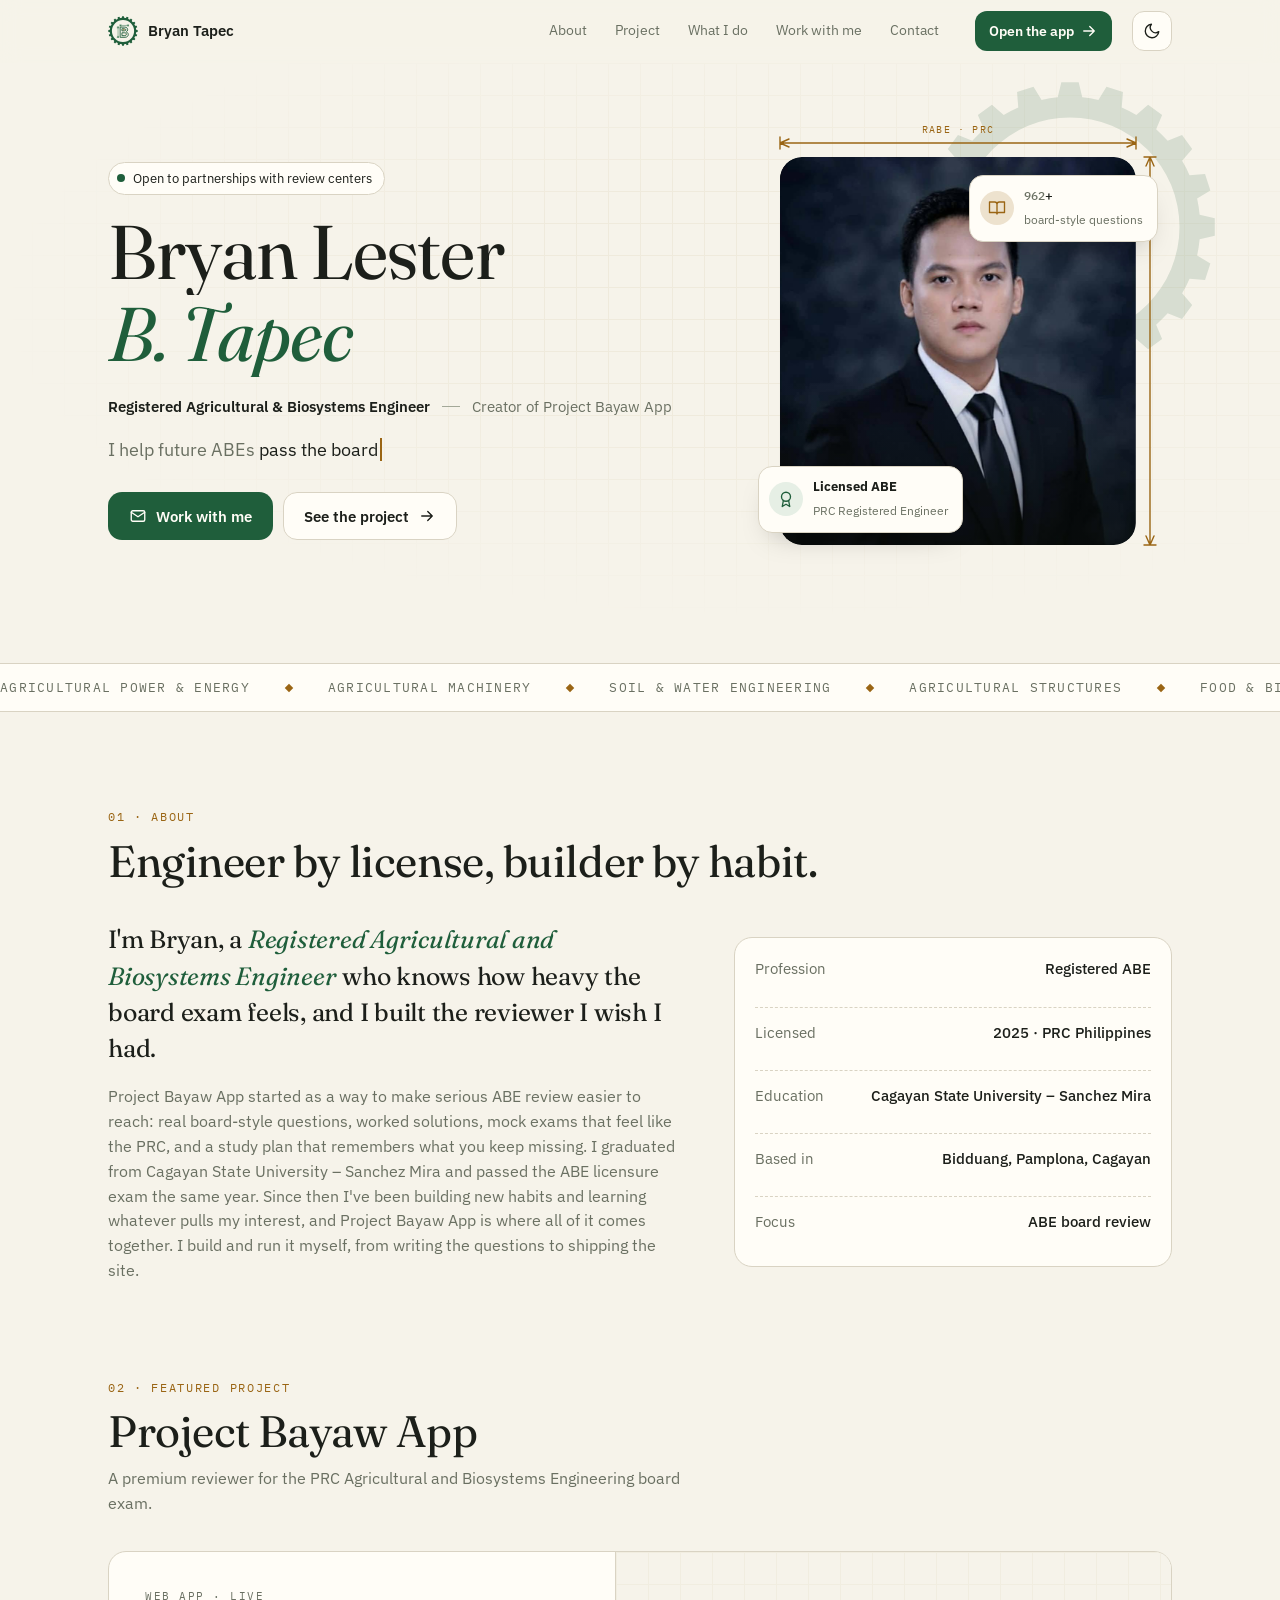
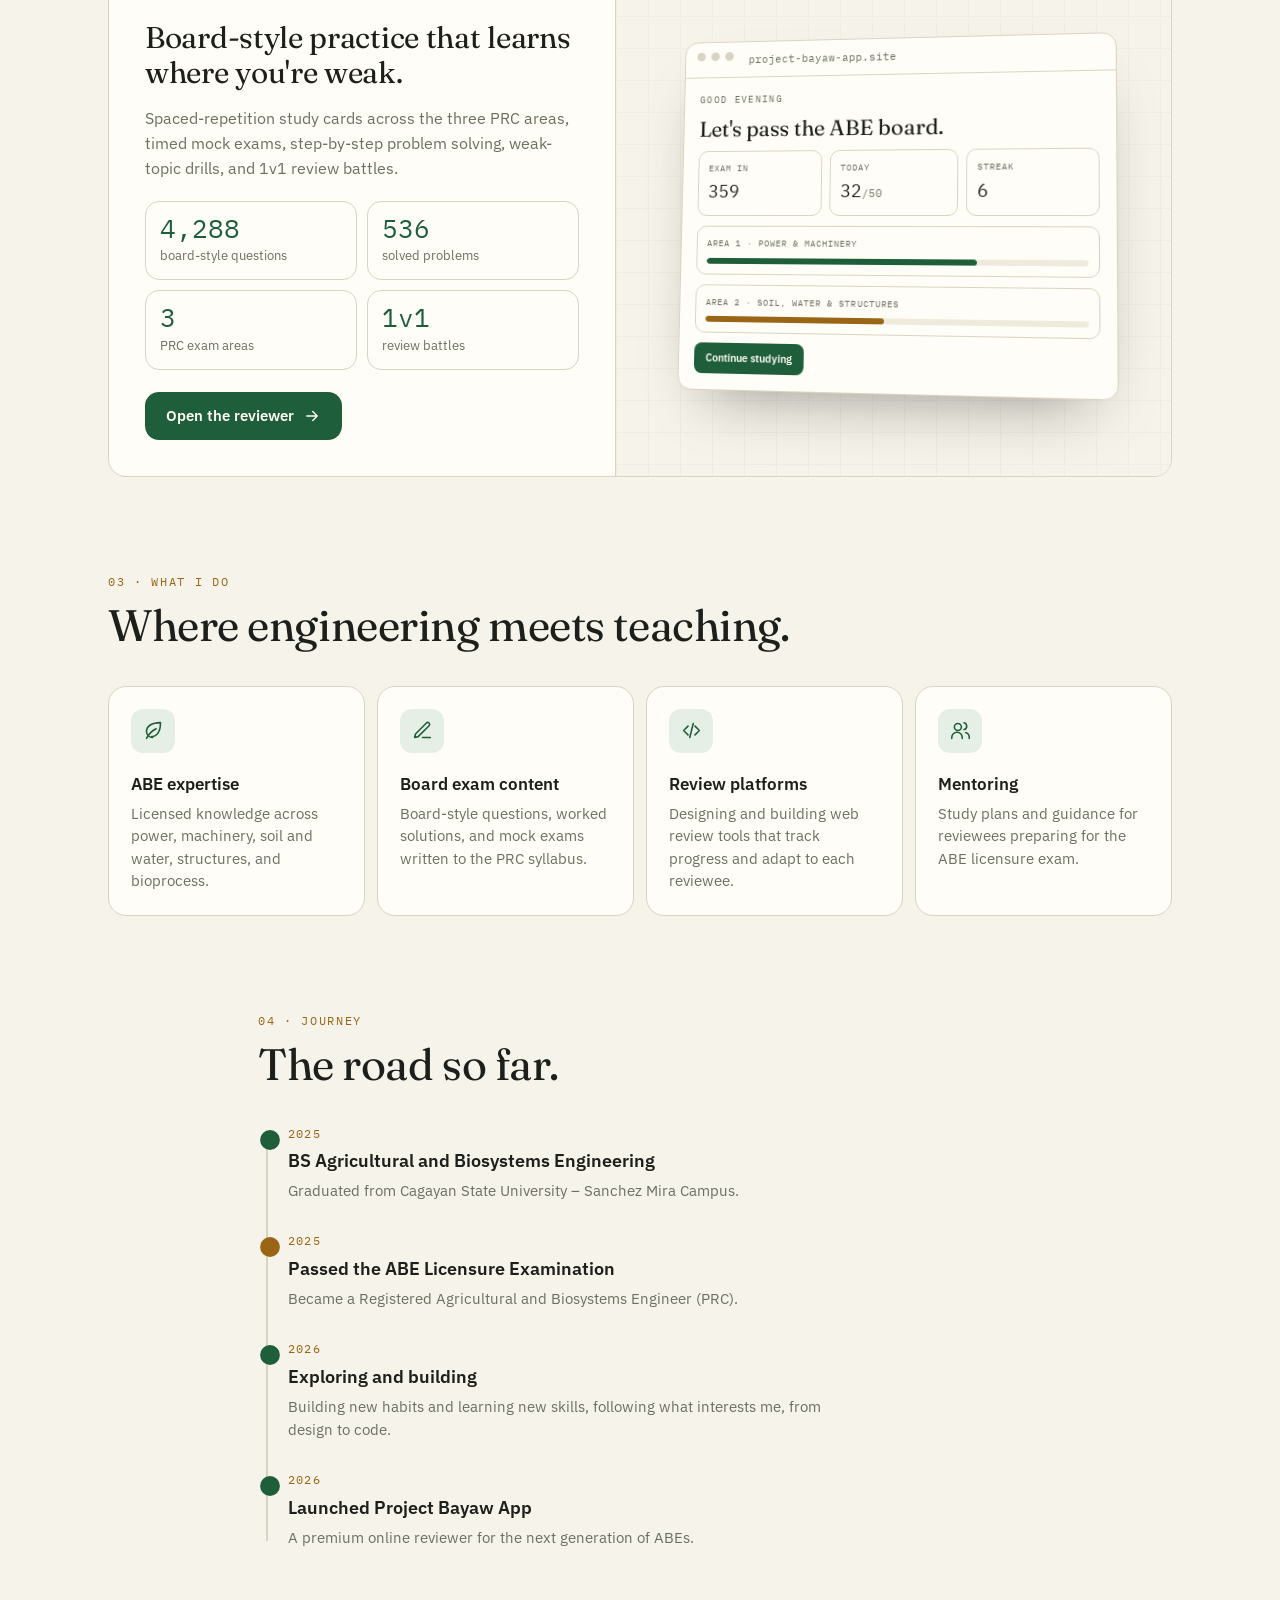
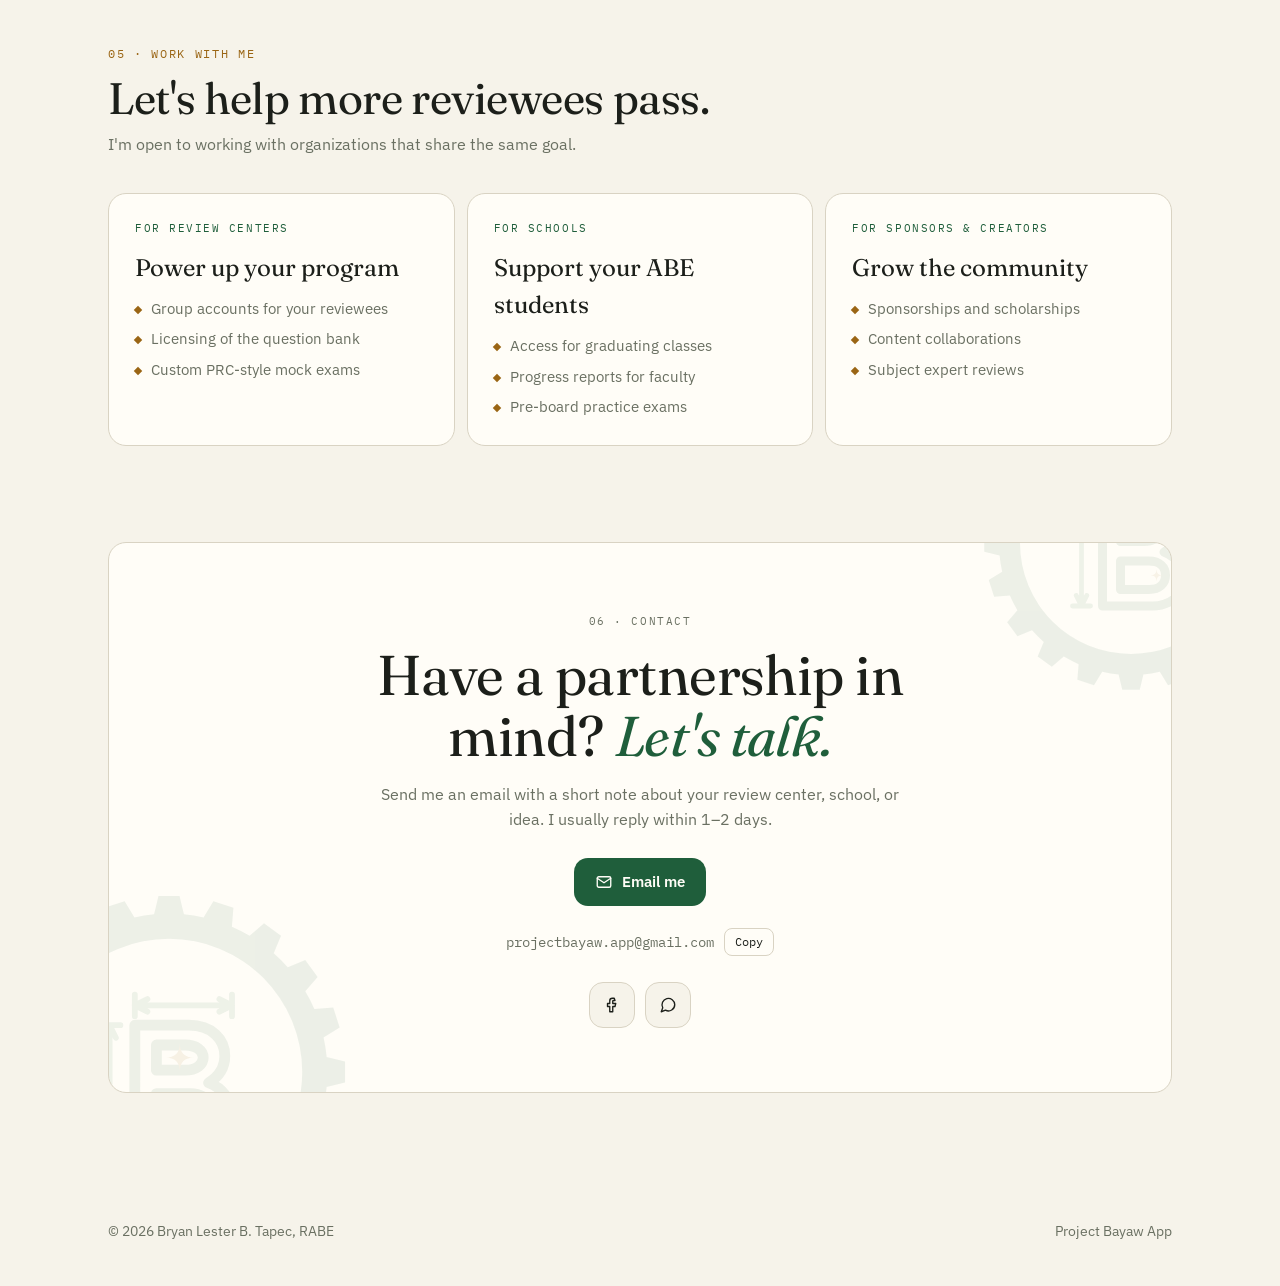
<file: about/index.html>
<!doctype html>
<html lang="en">
<head>
<meta charset="utf-8" />
<meta name="viewport" content="width=device-width, initial-scale=1" />
<title>Bryan Lester B. Tapec, RABE · Creator of Project Bayaw</title>
<meta name="description" content="Bryan Lester B. Tapec, Registered Agricultural and Biosystems Engineer and creator of Project Bayaw App, the PRC ABE board exam reviewer. Open to partnerships with review centers and schools." />
<meta name="theme-color" content="#F6F3EA" />
<link rel="canonical" href="https://project-bayaw-app.site/about/" />
<link rel="icon" href="../icons/favicon.svg" type="image/svg+xml" />
<link rel="apple-touch-icon" href="../icons/apple-touch-icon.png" />
<meta property="og:type" content="profile" />
<meta property="og:site_name" content="Project Bayaw" />
<meta property="og:title" content="Bryan Lester B. Tapec, RABE" />
<meta property="og:description" content="Registered Agricultural and Biosystems Engineer and creator of Project Bayaw App. Open to partnerships with review centers and schools." />
<meta property="og:url" content="https://project-bayaw-app.site/about/" />
<meta property="og:image" content="https://project-bayaw-app.site/icons/og-image.png?v=2" />
<meta property="og:image:type" content="image/png" />
<meta property="og:image:width" content="1200" />
<meta property="og:image:height" content="630" />
<meta property="og:image:alt" content="Project Bayaw gear logo" />
<meta name="twitter:card" content="summary_large_image" />
<meta name="twitter:image" content="https://project-bayaw-app.site/icons/og-image.png?v=2" />
<link rel="preconnect" href="https://fonts.googleapis.com" />
<link rel="preconnect" href="https://fonts.gstatic.com" crossorigin />
<link href="https://fonts.googleapis.com/css2?family=Fraunces:opsz,wght@9..144,400;9..144,600&family=IBM+Plex+Sans:wght@400;500;600&family=IBM+Plex+Mono:wght@400;500&display=swap" rel="stylesheet">
<script>
  try { const t = localStorage.getItem('bayaw-theme'); if (t === 'dark' || (!t && matchMedia('(prefers-color-scheme: dark)').matches)) { document.documentElement.classList.add('dark'); document.querySelector('meta[name="theme-color"]').content = '#12150F'; } } catch (e) {}
</script>
<style>
:root {
  --bg: #F6F3EA; --surface: #FFFDF7; --ink: #1C1F1A; --muted: #6A7062; --line: #D9D3C3; --line-strong: #A3A898;
  --accent: #1F5E3B; --accent-ink: #1F5E3B; --accent-soft: #E6EFE5; --gold: #9A6514; --grid: #EFEADC;
  --on-accent: #FFFDF7;
  --logo-g: #1F5E3B; --logo-g2: #2A6E47; --logo-au: #9A6514;
}
html.dark {
  --bg: #12150F; --surface: #1A1E17; --ink: #ECE8DC; --muted: #A3A898; --line: #2E3329; --line-strong: #3A4034;
  --accent: #2E7D52; --accent-ink: #8FD3A8; --accent-soft: #162A1D; --gold: #E0B25A; --grid: #20251D;
  --on-accent: #F3F7F1;
  --logo-g: #8FD3A8; --logo-g2: #8FD3A8; --logo-au: #E0B25A;
}
* { box-sizing: border-box; }
html { scroll-behavior: smooth; }
body { margin: 0; background: var(--bg); color: var(--ink); font-family: 'IBM Plex Sans', system-ui, sans-serif; -webkit-font-smoothing: antialiased; line-height: 1.55; overflow-x: hidden; transition: background .3s, color .3s; }
.serif { font-family: 'Fraunces', Georgia, serif; font-weight: 400; letter-spacing: -.01em; }
.mono, .label { font-family: 'IBM Plex Mono', ui-monospace, monospace; }
.label { font-size: 11px; letter-spacing: .14em; text-transform: uppercase; color: var(--muted); }
a { color: inherit; }
.wrap { max-width: 1120px; margin: 0 auto; padding: 0 16px; }
@media (min-width: 640px) { .wrap { padding: 0 28px; } }
.muted { color: var(--muted); }

/* blueprint grid backdrop */
.grid-bg { position: absolute; inset: 0; pointer-events: none; z-index: 0;
  background-image: linear-gradient(var(--grid) 1px, transparent 1px), linear-gradient(90deg, var(--grid) 1px, transparent 1px);
  background-size: 32px 32px; mask-image: radial-gradient(ellipse 80% 70% at 60% 40%, #000 30%, transparent 75%); -webkit-mask-image: radial-gradient(ellipse 80% 70% at 60% 40%, #000 30%, transparent 75%); }

/* nav */
nav.top { position: sticky; top: 0; z-index: 30; background: color-mix(in srgb, var(--bg) 82%, transparent); backdrop-filter: blur(10px); -webkit-backdrop-filter: blur(10px); border-bottom: 1px solid transparent; transition: border-color .3s; }
nav.top.scrolled { border-bottom-color: var(--line); }
nav.top .wrap { display: flex; align-items: center; gap: 14px; height: 62px; }
.brand { display: flex; align-items: center; gap: 10px; text-decoration: none; font-weight: 600; font-size: 15px; }
.brand svg { width: 30px; height: 30px; transition: transform .8s cubic-bezier(.2,.8,.2,1); }
.brand:hover svg { transform: rotate(120deg); }
.nav-links { margin-left: auto; display: none; gap: 4px; }
.nav-links a { text-decoration: none; font-size: 14px; color: var(--muted); padding: 8px 12px; border-radius: 10px; transition: color .2s, background .2s; }
.nav-links a:hover { color: var(--ink); background: var(--accent-soft); }
@media (min-width: 820px) { .nav-links { display: flex; } }
.nav-app { margin-left: auto; display: inline-flex; align-items: center; gap: 6px; min-height: 40px; padding: 0 14px; border-radius: 12px; background: var(--accent); color: var(--on-accent); font-size: 13.5px; font-weight: 600; text-decoration: none; white-space: nowrap; transition: transform .2s; }
.nav-app:hover { transform: translateY(-1px); }
@media (min-width: 820px) { .nav-app { margin-left: 10px; } }
@media (max-width: 420px) { .brand span { display: none; } }
.icon-btn { margin-left: 6px; width: 40px; height: 40px; border-radius: 12px; border: 1px solid var(--line); background: var(--surface); color: var(--ink); display: grid; place-items: center; cursor: pointer; transition: transform .2s, border-color .2s; }
.icon-btn:hover { border-color: var(--line-strong); transform: rotate(-12deg); }
.ic { width: 18px; height: 18px; fill: none; stroke: currentColor; stroke-width: 1.8; stroke-linecap: round; stroke-linejoin: round; flex: none; }

/* hero */
.hero { position: relative; padding: 48px 0 64px; overflow-x: clip; }
@media (min-width: 900px) { .hero { padding: 72px 0 96px; } }
.hero-grid { position: relative; z-index: 1; display: grid; gap: 44px; align-items: center; }
@media (min-width: 900px) { .hero-grid { grid-template-columns: 1.15fr .85fr; gap: 56px; } }
.chip { display: inline-flex; align-items: center; gap: 8px; padding: 6px 12px 6px 8px; border: 1px solid var(--line); border-radius: 999px; background: var(--surface); font-size: 12.5px; }
.chip .dot { width: 8px; height: 8px; border-radius: 50%; background: var(--accent); box-shadow: 0 0 0 0 var(--accent); animation: ping 2.2s infinite; }
@keyframes ping { 0% { box-shadow: 0 0 0 0 color-mix(in srgb, var(--accent) 55%, transparent); } 80%,100% { box-shadow: 0 0 0 9px transparent; } }
h1.name { font-size: clamp(40px, 7.4vw, 76px); line-height: 1.02; margin: 18px 0 0; }
h1.name .ln { display: block; overflow: hidden; padding-bottom: .06em; }
h1.name .ln > span { display: inline-block; }
h1.name em { font-style: italic; color: var(--accent-ink); }
.role { margin-top: 18px; font-size: 15px; display: flex; flex-wrap: wrap; align-items: center; gap: 8px 12px; }
.role b { font-weight: 600; }
.role .sep { width: 18px; height: 1px; background: var(--line-strong); }
.tagline { margin-top: 18px; font-size: 18px; color: var(--muted); max-width: 46ch; }
.tagline .typed { color: var(--ink); border-right: 2px solid var(--gold); padding-right: 2px; animation: caret 1s steps(1) infinite; }
@keyframes caret { 50% { border-color: transparent; } }
.cta-row { margin-top: 28px; display: flex; flex-wrap: wrap; gap: 10px; }
.btn { display: inline-flex; align-items: center; gap: 9px; min-height: 48px; padding: 0 20px; border-radius: 14px; font-size: 15px; font-weight: 600; text-decoration: none; cursor: pointer; border: 1px solid transparent; position: relative; overflow: hidden; transition: transform .2s, box-shadow .25s, border-color .2s, background .2s; }
.btn-primary { background: var(--accent); color: var(--on-accent); }
.btn-primary::after { content: ""; position: absolute; inset: 0; background: linear-gradient(110deg, transparent 30%, rgba(255,255,255,.28) 50%, transparent 70%); transform: translateX(-120%); transition: transform .7s; }
.btn-primary:hover::after { transform: translateX(120%); }
.btn-primary:hover { transform: translateY(-2px); box-shadow: 0 10px 24px -10px var(--accent); }
.btn-ghost { background: var(--surface); border-color: var(--line); color: var(--ink); }
.btn-ghost:hover { border-color: var(--line-strong); transform: translateY(-2px); }
.btn-ghost:hover .ic { transform: translateX(3px); }
.btn .ic { transition: transform .2s; }
.btn:active { transform: scale(.97); }

/* portrait */
.portrait { position: relative; width: min(100%, 400px); margin: 0 auto; aspect-ratio: 1 / 1.08; }
.portrait .gear { position: absolute; width: 74%; right: -15%; top: -13%; opacity: .14; animation: spin 60s linear infinite; z-index: 0; }
@keyframes spin { to { transform: rotate(360deg); } }
.portrait .frame { position: absolute; inset: 22px 22px 22px 22px; border-radius: 22px; overflow: hidden; z-index: 1; background: #1b2028; box-shadow: 0 30px 60px -30px rgba(0,0,0,.45); transform-style: preserve-3d; transition: transform .25s ease-out; }
.portrait .frame img { width: 100%; height: 100%; object-fit: cover; object-position: 50% 30%; display: block; transform: scale(1.04); transition: transform .8s; }
.portrait:hover .frame img { transform: scale(1.08); }
.portrait .frame::after { content: ""; position: absolute; inset: 0; background: linear-gradient(180deg, transparent 55%, rgba(10,14,10,.55)); }
.portrait .dims { position: absolute; inset: 0; z-index: 2; overflow: visible; pointer-events: none; }
.dims path { fill: none; stroke: var(--gold); stroke-width: 1.4; stroke-linecap: round; stroke-dasharray: 400; stroke-dashoffset: 400; }
.dims text { font-family: 'IBM Plex Mono', monospace; font-size: 10px; letter-spacing: .12em; fill: var(--gold); opacity: 0; }
.badge { position: absolute; z-index: 3; left: 0; bottom: 34px; display: flex; align-items: center; gap: 10px; padding: 10px 14px 10px 10px; border-radius: 14px; background: var(--surface); border: 1px solid var(--line); box-shadow: 0 14px 30px -16px rgba(0,0,0,.35); }
.badge .seal { width: 34px; height: 34px; border-radius: 50%; display: grid; place-items: center; background: var(--accent-soft); color: var(--accent-ink); }
.badge b { display: block; font-size: 13px; }
.badge span { font-size: 11.5px; color: var(--muted); }
.badge2 { left: auto; right: 0; bottom: auto; top: 40px; }

/* marquee */
.marquee { border-top: 1px solid var(--line); border-bottom: 1px solid var(--line); background: var(--surface); overflow: hidden; white-space: nowrap; }
.marquee .track { display: inline-flex; gap: 36px; padding: 14px 0; animation: slide 38s linear infinite; }
.marquee span { font-family: 'IBM Plex Mono', monospace; font-size: 12.5px; letter-spacing: .1em; text-transform: uppercase; color: var(--muted); display: inline-flex; align-items: center; gap: 36px; }
.marquee span::after { content: ""; width: 6px; height: 6px; background: var(--gold); transform: rotate(45deg); }
@keyframes slide { to { transform: translateX(-50%); } }

/* sections */
section.block { padding: 72px 0; position: relative; }
@media (min-width: 900px) { section.block { padding: 96px 0; } }
.sec-head { display: grid; gap: 10px; margin-bottom: 36px; }
.sec-head .num { font-family: 'IBM Plex Mono', monospace; font-size: 12px; color: var(--gold); letter-spacing: .14em; }
.sec-head h2 { font-size: clamp(30px, 4.4vw, 44px); line-height: 1.1; margin: 0; }
.sec-head p { margin: 0; color: var(--muted); max-width: 60ch; font-size: 16px; }

.panel { background: var(--surface); border: 1px solid var(--line); border-radius: 18px; }

/* about */
.about-grid { display: grid; gap: 28px; }
@media (min-width: 900px) { .about-grid { grid-template-columns: 1.3fr 1fr; gap: 56px; } }
.about-grid .lead { font-size: clamp(20px, 2.4vw, 25px); line-height: 1.45; margin: 0; }
.about-grid .lead em { color: var(--accent-ink); font-style: italic; }
.about-grid p.body { color: var(--muted); font-size: 16px; margin: 18px 0 0; }
.facts { display: grid; gap: 0; padding: 6px 20px; }
.facts div { display: flex; justify-content: space-between; gap: 16px; padding: 14px 0; border-bottom: 1px dashed var(--line); font-size: 14.5px; }
.facts div:last-child { border-bottom: 0; }
.facts dt { color: var(--muted); }
.facts dd { margin: 0; text-align: right; font-weight: 500; }

/* project */
.project { display: grid; overflow: hidden; }
@media (min-width: 900px) { .project { grid-template-columns: 1fr 1.1fr; } }
.project .info { padding: 28px; display: flex; flex-direction: column; gap: 16px; }
@media (min-width: 640px) { .project .info { padding: 36px; } }
.project h3 { font-size: 30px; margin: 0; line-height: 1.15; }
.stats { display: grid; grid-template-columns: repeat(2, 1fr); gap: 10px; margin-top: 4px; }
.stat { border: 1px solid var(--line); border-radius: 14px; padding: 12px 14px; transition: border-color .2s, transform .2s; }
.stat:hover { border-color: var(--accent); transform: translateY(-2px); }
.stat b { display: block; font-family: 'IBM Plex Mono', monospace; font-weight: 400; font-size: 26px; color: var(--accent-ink); line-height: 1.1; }
.stat span { font-size: 12.5px; color: var(--muted); }
.project .shot { position: relative; background: var(--bg); border-top: 1px solid var(--line); padding: 28px 22px; min-height: 320px; display: grid; place-items: center; overflow: hidden; }
@media (min-width: 900px) { .project .shot { border-top: 0; border-left: 1px solid var(--line); } }
.mini { position: relative; z-index: 1; width: 100%; max-width: 440px; border-radius: 14px; background: var(--surface); border: 1px solid var(--line); box-shadow: 0 30px 60px -30px rgba(0,0,0,.4); overflow: hidden; transform: perspective(1000px) rotateY(-8deg) rotateX(4deg); transition: transform .6s cubic-bezier(.2,.8,.2,1); }
.project:hover .mini { transform: perspective(1000px) rotateY(0) rotateX(0) translateY(-4px); }
.mini .bar { display: flex; gap: 6px; padding: 10px 12px; border-bottom: 1px solid var(--line); }
.mini .bar i { width: 9px; height: 9px; border-radius: 50%; background: var(--line); }
.mini .bar .url { margin-left: 10px; font-family: 'IBM Plex Mono', monospace; font-size: 10.5px; color: var(--muted); }
.mini .body { padding: 16px; display: grid; gap: 10px; }
.mini .hello { font-family: 'IBM Plex Mono', monospace; font-size: 9.5px; letter-spacing: .14em; color: var(--muted); text-transform: uppercase; }
.mini .title { font-family: 'Fraunces', serif; font-size: 22px; line-height: 1.15; }
.mini .row { display: grid; grid-template-columns: repeat(3, 1fr); gap: 8px; }
.mini .card { border: 1px solid var(--line); border-radius: 10px; padding: 10px; }
.mini .card .k { font-family: 'IBM Plex Mono', monospace; font-size: 8.5px; color: var(--muted); letter-spacing: .12em; text-transform: uppercase; }
.mini .card .v { font-family: 'IBM Plex Mono', monospace; font-size: 18px; margin-top: 4px; }
.mini .meter { height: 6px; border-radius: 6px; background: var(--grid); overflow: hidden; margin-top: 8px; }
.mini .meter i { display: block; height: 100%; width: 0; background: var(--accent); border-radius: 6px; transition: width 1.4s cubic-bezier(.2,.8,.2,1); }
.mini .cta { justify-self: start; font-size: 11px; font-weight: 600; padding: 7px 12px; border-radius: 8px; background: var(--accent); color: var(--on-accent); }

/* services */
.cards4 { display: grid; gap: 12px; }
@media (min-width: 640px) { .cards4 { grid-template-columns: repeat(2, 1fr); } }
@media (min-width: 1000px) { .cards4 { grid-template-columns: repeat(4, 1fr); } }
.svc { padding: 22px; position: relative; overflow: hidden; transition: transform .3s cubic-bezier(.2,.8,.2,1), border-color .3s, box-shadow .3s; }
.svc::before { content: ""; position: absolute; left: 0; top: 0; height: 3px; width: 0; background: var(--gold); transition: width .5s; }
.svc:hover { transform: translateY(-5px); border-color: var(--line-strong); box-shadow: 0 22px 40px -28px rgba(0,0,0,.4); }
.svc:hover::before { width: 100%; }
.svc .ico { width: 44px; height: 44px; border-radius: 12px; background: var(--accent-soft); color: var(--accent-ink); display: grid; place-items: center; transition: transform .4s; }
.svc:hover .ico { transform: rotate(-8deg) scale(1.08); }
.svc .ico .ic { width: 21px; height: 21px; }
.svc h4 { margin: 18px 0 6px; font-size: 17px; font-weight: 600; }
.svc p { margin: 0; font-size: 14.5px; color: var(--muted); }

/* timeline */
.tl { position: relative; display: grid; gap: 0; padding-left: 30px; }
.tl::before { content: ""; position: absolute; left: 8px; top: 8px; bottom: 8px; width: 2px; background: var(--line); }
.tl .fill { position: absolute; left: 8px; top: 8px; width: 2px; height: 0; background: var(--accent); transition: height 1.6s cubic-bezier(.2,.8,.2,1); }
.tl-item { position: relative; padding: 0 0 30px; }
.tl-item:last-child { padding-bottom: 0; }
.tl-item::before { content: ""; position: absolute; left: -27px; top: 6px; width: 14px; height: 14px; border-radius: 50%; background: var(--surface); border: 2px solid var(--line-strong); transition: border-color .4s, background .4s, transform .4s; }
.tl-item.on::before { border-color: var(--accent); background: var(--accent); transform: scale(1.1); }
.tl-item.gold::before { border-color: var(--gold); }
.tl-item.gold.on::before { background: var(--gold); }
.tl-item .when { font-family: 'IBM Plex Mono', monospace; font-size: 12px; color: var(--gold); letter-spacing: .1em; }
.tl-item h4 { margin: 4px 0 4px; font-size: 18px; font-weight: 600; }
.tl-item p { margin: 0; color: var(--muted); font-size: 15px; max-width: 60ch; }
.ph { background: color-mix(in srgb, var(--gold) 16%, transparent); border-radius: 4px; padding: 0 4px; }

/* partner */
.cards3 { display: grid; gap: 12px; }
@media (min-width: 900px) { .cards3 { grid-template-columns: repeat(3, 1fr); } }
.partner { padding: 26px; display: flex; flex-direction: column; gap: 12px; transition: transform .3s, border-color .3s; }
.partner:hover { transform: translateY(-5px); border-color: var(--accent); }
.partner .tag { font-family: 'IBM Plex Mono', monospace; font-size: 11px; letter-spacing: .14em; text-transform: uppercase; color: var(--accent-ink); }
.partner h4 { margin: 0; font-family: 'Fraunces', serif; font-weight: 400; font-size: 24px; }
.partner ul { margin: 0; padding: 0; list-style: none; display: grid; gap: 8px; font-size: 14.5px; color: var(--muted); }
.partner li { display: flex; gap: 10px; }
.partner li::before { content: ""; flex: none; width: 6px; height: 6px; margin-top: 9px; background: var(--gold); transform: rotate(45deg); }

/* contact */
.contact { position: relative; overflow: hidden; padding: 40px 24px; text-align: center; }
@media (min-width: 640px) { .contact { padding: 64px 40px; } }
.contact .gear { position: absolute; width: 360px; left: -120px; bottom: -160px; opacity: .08; animation: spin 80s linear infinite reverse; }
.contact .gear.r { left: auto; right: -110px; top: -150px; bottom: auto; width: 300px; animation-direction: normal; }
.contact h2 { position: relative; font-size: clamp(32px, 5.4vw, 56px); line-height: 1.08; margin: 14px auto 0; max-width: 18ch; }
.contact h2 em { color: var(--accent-ink); font-style: italic; }
.contact p { position: relative; color: var(--muted); max-width: 52ch; margin: 16px auto 0; font-size: 16px; }
.contact .cta-row { justify-content: center; position: relative; }
.socials { position: relative; margin-top: 26px; display: flex; justify-content: center; gap: 10px; flex-wrap: wrap; }
.socials a { width: 46px; height: 46px; border-radius: 14px; border: 1px solid var(--line); display: grid; place-items: center; background: var(--bg); color: var(--ink); transition: transform .25s, border-color .25s, color .25s; }
.socials a:hover { transform: translateY(-4px); border-color: var(--accent); color: var(--accent-ink); }
.email-line { position: relative; margin-top: 22px; font-family: 'IBM Plex Mono', monospace; font-size: 13.5px; color: var(--muted); display: inline-flex; align-items: center; gap: 10px; }
.copy { font: inherit; font-size: 12px; border: 1px solid var(--line); background: transparent; color: var(--ink); border-radius: 8px; padding: 4px 10px; cursor: pointer; }
.copy:hover { border-color: var(--line-strong); }

footer { padding: 32px 0 44px; color: var(--muted); font-size: 13.5px; }
footer .wrap { display: flex; flex-wrap: wrap; gap: 10px 20px; justify-content: space-between; align-items: center; }
footer a { text-decoration: none; }
footer a:hover { color: var(--ink); }

/* motion: load + scroll reveal */
.js .rise { opacity: 0; transform: translateY(18px); }
.js .play .rise { animation: rise .8s cubic-bezier(.2,.8,.2,1) forwards; animation-delay: var(--d, 0s); }
.js h1.name .ln > span { transform: translateY(105%); }
.js .play h1.name .ln > span { animation: up 1s cubic-bezier(.2,.8,.2,1) forwards; animation-delay: var(--d, 0s); }
@keyframes rise { to { opacity: 1; transform: none; } }
@keyframes up { to { transform: none; } }
.js .portrait .frame { opacity: 0; clip-path: inset(100% 0 0 0 round 22px); }
.js .play .portrait .frame { animation: reveal 1.2s cubic-bezier(.7,0,.2,1) .35s forwards; }
@keyframes reveal { to { opacity: 1; clip-path: inset(0 0 0 0 round 22px); } }
.js .play .dims path { animation: draw 1.4s ease-out forwards; animation-delay: var(--d, 1.2s); }
.js .play .dims text { animation: fade .6s forwards; animation-delay: var(--d, 2s); }
@keyframes draw { to { stroke-dashoffset: 0; } }
@keyframes fade { to { opacity: 1; } }
.js .badge { opacity: 0; transform: translateY(12px) scale(.96); }
.js .play .badge { animation: pop .7s cubic-bezier(.2,1.4,.4,1) forwards; animation-delay: var(--d, 1.6s); }
@keyframes pop { to { opacity: 1; transform: none; } }
.badge { animation-fill-mode: forwards; }
.js .play .badge.float { animation: pop .7s cubic-bezier(.2,1.4,.4,1) var(--d,1.6s) forwards, bob 5s ease-in-out calc(var(--d,1.6s) + .7s) infinite; }
@keyframes bob { 0%,100% { transform: translateY(0); } 50% { transform: translateY(-6px); } }
.js .reveal { opacity: 0; transform: translateY(26px); transition: opacity .8s cubic-bezier(.2,.8,.2,1), transform .8s cubic-bezier(.2,.8,.2,1); transition-delay: var(--d, 0s); }
.js .reveal.in { opacity: 1; transform: none; }

@media (prefers-reduced-motion: reduce) {
  *, *::before, *::after { animation: none !important; transition: none !important; }
  .js .rise, .js .reveal, .js .badge, .js .portrait .frame, .js h1.name .ln > span { opacity: 1 !important; transform: none !important; clip-path: none !important; }
  .dims path { stroke-dashoffset: 0; } .dims text { opacity: 1; }
  html { scroll-behavior: auto; }
}
:focus-visible { outline: 2px solid var(--accent-ink); outline-offset: 3px; border-radius: 8px; }
.skip { position: absolute; left: -999px; } .skip:focus { left: 16px; top: 12px; z-index: 99; background: var(--surface); padding: 8px 12px; }
</style>
</head>
<body>
<script>document.documentElement.classList.add('js');</script>
<svg xmlns="http://www.w3.org/2000/svg" style="display:none">
  <symbol id="logo-mark" viewBox="0 0 100 100"><path d="M43.12 6.54 L45.86 6.2 L47.08 1.09 L52.92 1.09 L54.14 6.2 L56.88 6.54 L59.6 7.06 L62.33 2.58 L67.89 4.38 L67.47 9.62 L69.98 10.8 L72.4 12.13 L76.39 8.71 L81.12 12.15 L79.1 17 L81.11 18.89 L83 20.9 L87.85 18.88 L91.29 23.61 L87.87 27.6 L89.2 30.02 L90.38 32.53 L95.62 32.11 L97.42 37.67 L92.94 40.4 L93.46 43.12 L93.8 45.86 L98.91 47.08 L98.91 52.92 L93.8 54.14 L93.46 56.88 L92.94 59.6 L97.42 62.33 L95.62 67.89 L90.38 67.47 L89.2 69.98 L87.87 72.4 L91.29 76.39 L87.85 81.12 L83 79.1 L81.11 81.11 L79.1 83 L81.12 87.85 L76.39 91.29 L72.4 87.87 L69.98 89.2 L67.47 90.38 L67.89 95.62 L62.33 97.42 L59.6 92.94 L56.88 93.46 L54.14 93.8 L52.92 98.91 L47.08 98.91 L45.86 93.8 L43.12 93.46 L40.4 92.94 L37.67 97.42 L32.11 95.62 L32.53 90.38 L30.02 89.2 L27.6 87.87 L23.61 91.29 L18.88 87.85 L20.9 83 L18.89 81.11 L17 79.1 L12.15 81.12 L8.71 76.39 L12.13 72.4 L10.8 69.98 L9.62 67.47 L4.38 67.89 L2.58 62.33 L7.06 59.6 L6.54 56.88 L6.2 54.14 L1.09 52.92 L1.09 47.08 L6.2 45.86 L6.54 43.12 L7.06 40.4 L2.58 37.67 L4.38 32.11 L9.62 32.53 L10.8 30.02 L12.13 27.6 L8.71 23.61 L12.15 18.88 L17 20.9 L18.89 18.89 L20.9 17 L18.88 12.15 L23.61 8.71 L27.6 12.13 L30.02 10.8 L32.53 9.62 L32.11 4.38 L37.67 2.58 L40.4 7.06 Z M87 50 A37 37 0 1 0 13 50 A37 37 0 1 0 87 50 Z" fill="var(--logo-g)" fill-rule="evenodd"/><g transform="translate(51.5 51.5) scale(0.5) translate(-46 -45)"><path d="M24 16 H54 C67 16 74 24 74 33 C74 40 70 45 65 48 C73 51 78 58 78 66 C78 76 70 84 57 84 H24 Z M36 27 V41 H52 C58 41 62 38 62 34 C62 30 58 27 52 27 Z M36 54 V73 H55 C62 73 66 69 66 63.5 C66 58 62 54 55 54 Z" fill="none" stroke="var(--logo-g)" stroke-width="6" stroke-linejoin="round"/><path d="M10 16 V84 M4 16 H16 M4 84 H16 M24 5 H78 M24 -1 V11 M78 -1 V11 M10 16 l-3.5 7 M10 16 l3.5 7 M10 84 l-3.5 -7 M10 84 l3.5 -7 M24 5 l7 -3.5 M24 5 l7 3.5 M78 5 l-7 -3.5 M78 5 l-7 3.5" fill="none" stroke="var(--logo-g2)" stroke-width="3.2" stroke-linecap="round" stroke-linejoin="round"/><path d="M49 26 Q49 34 57 34 Q49 34 49 42 Q49 34 41 34 Q49 34 49 26 Z" fill="var(--logo-au)"/><path d="M60 59.5 Q60 63.5 64 63.5 Q60 63.5 60 67.5 Q60 63.5 56 63.5 Q60 63.5 60 59.5 Z" fill="var(--logo-au)" opacity=".85"/></g></symbol>
  <symbol id="i-mail" viewBox="0 0 24 24"><rect x="3" y="5" width="18" height="14" rx="2"/><path d="m3 7 9 6 9-6"/></symbol>
  <symbol id="i-arrow" viewBox="0 0 24 24"><path d="M5 12h14M13 6l6 6-6 6"/></symbol>
  <symbol id="i-sun" viewBox="0 0 24 24"><circle cx="12" cy="12" r="4"/><path d="M12 2v2M12 20v2M4.9 4.9l1.4 1.4M17.7 17.7l1.4 1.4M2 12h2M20 12h2M4.9 19.1l1.4-1.4M17.7 6.3l1.4-1.4"/></symbol>
  <symbol id="i-moon" viewBox="0 0 24 24"><path d="M21 12.8A9 9 0 1 1 11.2 3a7 7 0 0 0 9.8 9.8z"/></symbol>
  <symbol id="i-award" viewBox="0 0 24 24"><circle cx="12" cy="9" r="6"/><path d="m8.5 14 -1.5 8 5-3 5 3-1.5-8"/></symbol>
  <symbol id="i-book" viewBox="0 0 24 24"><path d="M2 4h7a3 3 0 0 1 3 3v13a2 2 0 0 0-2-2H2zM22 4h-7a3 3 0 0 0-3 3v13a2 2 0 0 1 2-2h8z"/></symbol>
  <symbol id="i-code" viewBox="0 0 24 24"><path d="m8 7-5 5 5 5M16 7l5 5-5 5M14 4l-4 16"/></symbol>
  <symbol id="i-pen" viewBox="0 0 24 24"><path d="M12 20h9M16.5 3.5a2.1 2.1 0 0 1 3 3L7 19l-4 1 1-4z"/></symbol>
  <symbol id="i-users" viewBox="0 0 24 24"><circle cx="9" cy="8" r="4"/><path d="M2 21v-1a6 6 0 0 1 12 0v1M16 3.1a4 4 0 0 1 0 7.8M22 21v-1a6 6 0 0 0-4-5.7"/></symbol>
  <symbol id="i-leaf" viewBox="0 0 24 24"><path d="M11 20A7 7 0 0 1 4 13c0-6 6-10 16-10 0 10-4 16-10 16zM4 21c3-6 7-9 11-11"/></symbol>
  <symbol id="i-fb" viewBox="0 0 24 24"><path d="M15 3h-2.5A3.5 3.5 0 0 0 9 6.5V10H6v4h3v7h4v-7h3l1-4h-4V7a1 1 0 0 1 1-1h2z"/></symbol>
  <symbol id="i-in" viewBox="0 0 24 24"><rect x="3" y="3" width="18" height="18" rx="3"/><path d="M8 10v7M8 7v.01M12 17v-4a2 2 0 0 1 4 0v4M12 10v7"/></symbol>
  <symbol id="i-chat" viewBox="0 0 24 24"><path d="M21 11.5a8.4 8.4 0 0 1-12.3 7.4L3 21l2-5.3A8.5 8.5 0 1 1 21 11.5z"/></symbol>
  <symbol id="i-check" viewBox="0 0 24 24"><path d="m5 12 5 5 9-10"/></symbol>
</svg>
<a class="skip" href="#about">Skip to content</a>

<nav class="top" id="nav">
  <div class="wrap">
    <a class="brand" href="#top"><svg viewBox="0 0 100 100" aria-hidden="true"><use href="#logo-mark"/></svg><span>Bryan Tapec</span></a>
    <div class="nav-links">
      <a href="#about">About</a><a href="#project">Project</a><a href="#services">What I do</a><a href="#partner">Work with me</a><a href="#contact">Contact</a>
    </div>
    <a class="nav-app" href="../">Open the app <svg class="ic"><use href="#i-arrow"/></svg></a>
    <button class="icon-btn" id="theme" aria-label="Toggle dark mode"><svg class="ic"><use href="#i-moon"/></svg></button>
  </div>
</nav>

<header class="hero" id="top">
  <div class="grid-bg"></div>
  <div class="wrap hero-grid" id="hero">
    <div>
      <span class="chip rise" style="--d:.1s"><span class="dot"></span>Open to partnerships with review centers</span>
      <h1 class="name serif">
        <span class="ln"><span style="--d:.2s">Bryan Lester</span></span>
        <span class="ln"><span style="--d:.32s"><em>B. Tapec</em></span></span>
      </h1>
      <div class="role rise" style="--d:.7s"><b>Registered Agricultural &amp; Biosystems Engineer</b><span class="sep"></span><span class="muted">Creator of Project Bayaw App</span></div>
      <p class="tagline rise" style="--d:.85s">I help future ABEs <span class="typed" id="typed"></span></p>
      <div class="cta-row rise" style="--d:1s">
        <a class="btn btn-primary" href="#contact"><svg class="ic"><use href="#i-mail"/></svg>Work with me</a>
        <a class="btn btn-ghost" href="#project">See the project <svg class="ic"><use href="#i-arrow"/></svg></a>
      </div>
    </div>

    <div class="portrait" id="portrait">
      <svg class="gear" viewBox="0 0 100 100" aria-hidden="true"><use href="#logo-mark"/></svg>
      <div class="frame" id="frame"><img src="bryan.jpg" width="1094" height="1103" alt="Portrait of Bryan Lester B. Tapec" /></div>
      <svg class="dims" viewBox="0 0 400 432" preserveAspectRatio="none" aria-hidden="true">
        <path d="M22 8 H378 M22 2 V14 M378 2 V14 M22 8 l9 -4 M22 8 l9 4 M378 8 l-9 -4 M378 8 l-9 4" style="--d:1.3s"/>
        <path d="M392 22 V410 M386 22 H398 M386 410 H398 M392 22 l-4 9 M392 22 l4 9 M392 410 l-4 -9 M392 410 l4 -9" style="--d:1.5s"/>
        <text x="200" y="-2" text-anchor="middle" style="--d:2.1s">RABE · PRC</text>
      </svg>
      <div class="badge float" style="--d:1.7s"><span class="seal"><svg class="ic"><use href="#i-award"/></svg></span><div><b>Licensed ABE</b><span>PRC Registered Engineer</span></div></div>
      <div class="badge badge2 float" style="--d:1.95s"><span class="seal" style="background:color-mix(in srgb,var(--gold) 18%,transparent);color:var(--gold)"><svg class="ic"><use href="#i-book"/></svg></span><div><b class="mono" style="font-weight:500"><span data-count="4571">0</span>+</b><span>board-style questions</span></div></div>
    </div>
  </div>
</header>

<div class="marquee" aria-hidden="true"><div class="track">
  <span>Agricultural Power &amp; Energy</span><span>Agricultural Machinery</span><span>Soil &amp; Water Engineering</span><span>Agricultural Structures</span><span>Food &amp; Bioprocess Engineering</span><span>Agricultural Mathematics</span><span>Board Exam Review</span>
  <span>Agricultural Power &amp; Energy</span><span>Agricultural Machinery</span><span>Soil &amp; Water Engineering</span><span>Agricultural Structures</span><span>Food &amp; Bioprocess Engineering</span><span>Agricultural Mathematics</span><span>Board Exam Review</span>
</div></div>

<main>
<section class="block" id="about">
  <div class="wrap">
    <div class="sec-head reveal"><span class="num">01 · ABOUT</span><h2 class="serif">Engineer by license, builder by habit.</h2></div>
    <div class="about-grid">
      <div class="reveal">
        <p class="lead serif">I'm Bryan, a <em>Registered Agricultural and Biosystems Engineer</em> who knows how heavy the board exam feels, and I built the reviewer I wish I had.</p>
        <p class="body">Project Bayaw App started as a way to make serious ABE review easier to reach: real board-style questions, worked solutions, mock exams that feel like the PRC, and a study plan that remembers what you keep missing. I graduated from Cagayan State University – Sanchez Mira and passed the ABE licensure exam the same year. Since then I've been building new habits and learning whatever pulls my interest, and Project Bayaw App is where all of it comes together. I build and run it myself, from writing the questions to shipping the site.</p>
      </div>
      <dl class="facts panel reveal" style="--d:.15s">
        <div><dt>Profession</dt><dd>Registered ABE</dd></div>
        <div><dt>Licensed</dt><dd>2025 · PRC Philippines</dd></div>
        <div><dt>Education</dt><dd>Cagayan State University – Sanchez Mira</dd></div>
        <div><dt>Based in</dt><dd>Bidduang, Pamplona, Cagayan</dd></div>
        <div><dt>Focus</dt><dd>ABE board review</dd></div>
      </dl>
    </div>
  </div>
</section>

<section class="block" id="project" style="padding-top:0">
  <div class="wrap">
    <div class="sec-head reveal"><span class="num">02 · FEATURED PROJECT</span><h2 class="serif">Project Bayaw App</h2><p>A premium reviewer for the PRC Agricultural and Biosystems Engineering board exam.</p></div>
    <article class="project panel reveal">
      <div class="info">
        <span class="label">Web app · Live</span>
        <h3 class="serif">Board-style practice that learns where you're weak.</h3>
        <p class="muted" style="margin:0">Spaced-repetition study cards across the three PRC areas, timed mock exams, step-by-step problem solving, weak-topic drills, and 1v1 review battles.</p>
        <div class="stats">
          <div class="stat"><b data-count="4571">0</b><span>board-style questions</span></div>
          <div class="stat"><b data-count="571">0</b><span>solved problems</span></div>
          <div class="stat"><b data-count="3">0</b><span>PRC exam areas</span></div>
          <div class="stat"><b>1v1</b><span>review battles</span></div>
        </div>
        <div class="cta-row" style="margin-top:6px"><a class="btn btn-primary" href="../">Open the reviewer <svg class="ic"><use href="#i-arrow"/></svg></a></div>
      </div>
      <div class="shot">
        <div class="grid-bg" style="mask-image:none;-webkit-mask-image:none;opacity:.7"></div>
        <div class="mini" aria-hidden="true">
          <div class="bar"><i></i><i></i><i></i><span class="url">project-bayaw-app.site</span></div>
          <div class="body">
            <div class="hello">Good evening</div>
            <div class="title">Let's pass the ABE board.</div>
            <div class="row">
              <div class="card"><div class="k">Exam in</div><div class="v">359</div></div>
              <div class="card"><div class="k">Today</div><div class="v">32<span style="font-size:11px;color:var(--muted)">/50</span></div></div>
              <div class="card"><div class="k">Streak</div><div class="v">6</div></div>
            </div>
            <div class="card"><div class="k">Area 1 · Power &amp; Machinery</div><div class="meter"><i data-w="72%"></i></div></div>
            <div class="card"><div class="k">Area 2 · Soil, Water &amp; Structures</div><div class="meter"><i data-w="48%" style="background:var(--gold)"></i></div></div>
            <span class="cta">Continue studying</span>
          </div>
        </div>
      </div>
    </article>
  </div>
</section>

<section class="block" id="services" style="padding-top:0">
  <div class="wrap">
    <div class="sec-head reveal"><span class="num">03 · WHAT I DO</span><h2 class="serif">Where engineering meets teaching.</h2></div>
    <div class="cards4">
      <div class="svc panel reveal" style="--d:0s"><div class="ico"><svg class="ic"><use href="#i-leaf"/></svg></div><h4>ABE expertise</h4><p>Licensed knowledge across power, machinery, soil and water, structures, and bioprocess.</p></div>
      <div class="svc panel reveal" style="--d:.08s"><div class="ico"><svg class="ic"><use href="#i-pen"/></svg></div><h4>Board exam content</h4><p>Board-style questions, worked solutions, and mock exams written to the PRC syllabus.</p></div>
      <div class="svc panel reveal" style="--d:.16s"><div class="ico"><svg class="ic"><use href="#i-code"/></svg></div><h4>Review platforms</h4><p>Designing and building web review tools that track progress and adapt to each reviewee.</p></div>
      <div class="svc panel reveal" style="--d:.24s"><div class="ico"><svg class="ic"><use href="#i-users"/></svg></div><h4>Mentoring</h4><p>Study plans and guidance for reviewees preparing for the ABE licensure exam.</p></div>
    </div>
  </div>
</section>

<section class="block" id="journey" style="padding-top:0">
  <div class="wrap" style="max-width:820px">
    <div class="sec-head reveal"><span class="num">04 · JOURNEY</span><h2 class="serif">The road so far.</h2></div>
    <div class="tl" id="tl"><span class="fill" id="tlfill"></span>
      <div class="tl-item reveal"><div class="when">2025</div><h4>BS Agricultural and Biosystems Engineering</h4><p>Graduated from Cagayan State University – Sanchez Mira Campus.</p></div>
      <div class="tl-item gold reveal"><div class="when">2025</div><h4>Passed the ABE Licensure Examination</h4><p>Became a Registered Agricultural and Biosystems Engineer (PRC).</p></div>
      <div class="tl-item reveal"><div class="when">2026</div><h4>Exploring and building</h4><p>Building new habits and learning new skills, following what interests me, from design to code.</p></div>
      <div class="tl-item reveal"><div class="when">2026</div><h4>Launched Project Bayaw App</h4><p>A premium online reviewer for the next generation of ABEs.</p></div>
    </div>
  </div>
</section>

<section class="block" id="partner" style="padding-top:0">
  <div class="wrap">
    <div class="sec-head reveal"><span class="num">05 · WORK WITH ME</span><h2 class="serif">Let's help more reviewees pass.</h2><p>I'm open to working with organizations that share the same goal.</p></div>
    <div class="cards3">
      <div class="partner panel reveal"><span class="tag">For review centers</span><h4>Power up your program</h4><ul><li>Group accounts for your reviewees</li><li>Licensing of the question bank</li><li>Custom PRC-style mock exams</li></ul></div>
      <div class="partner panel reveal" style="--d:.1s"><span class="tag">For schools</span><h4>Support your ABE students</h4><ul><li>Access for graduating classes</li><li>Progress reports for faculty</li><li>Pre-board practice exams</li></ul></div>
      <div class="partner panel reveal" style="--d:.2s"><span class="tag">For sponsors &amp; creators</span><h4>Grow the community</h4><ul><li>Sponsorships and scholarships</li><li>Content collaborations</li><li>Subject expert reviews</li></ul></div>
    </div>
  </div>
</section>

<section class="block" id="contact" style="padding-top:0">
  <div class="wrap">
    <div class="contact panel reveal">
      <svg class="gear" viewBox="0 0 100 100" aria-hidden="true"><use href="#logo-mark"/></svg>
      <svg class="gear r" viewBox="0 0 100 100" aria-hidden="true"><use href="#logo-mark"/></svg>
      <span class="label" style="position:relative">06 · Contact</span>
      <h2 class="serif">Have a partnership in mind? <em>Let's talk.</em></h2>
      <p>Send me an email with a short note about your review center, school, or idea. I usually reply within 1–2 days.</p>
      <div class="cta-row" style="margin-top:26px"><a class="btn btn-primary" href="mailto:projectbayaw.app@gmail.com"><svg class="ic"><use href="#i-mail"/></svg>Email me</a></div>
      <div class="email-line"><span id="email">projectbayaw.app@gmail.com</span><button class="copy" id="copy">Copy</button></div>
      <div class="socials">
        <a href="https://www.facebook.com/bryanlester.tapec" target="_blank" rel="noopener" aria-label="Facebook"><svg class="ic"><use href="#i-fb"/></svg></a>
        <a href="https://m.me/bryanlester.tapec" target="_blank" rel="noopener" aria-label="Messenger"><svg class="ic"><use href="#i-chat"/></svg></a>
      </div>
    </div>
  </div>
</section>
</main>

<footer><div class="wrap"><span>© 2026 Bryan Lester B. Tapec, RABE</span><a href="../">Project Bayaw App</a></div></footer>

<script>
(() => {
  const reduce = matchMedia('(prefers-reduced-motion: reduce)').matches;
  const root = document.documentElement;
  // theme toggle shares the app's key
  const tbtn = document.getElementById('theme');
  const setIcon = () => tbtn.querySelector('use').setAttribute('href', root.classList.contains('dark') ? '#i-sun' : '#i-moon');
  setIcon();
  tbtn.onclick = () => { root.classList.toggle('dark'); document.querySelector('meta[name="theme-color"]').content = root.classList.contains('dark') ? '#12150F' : '#F6F3EA'; try { localStorage.setItem('bayaw-theme', root.classList.contains('dark') ? 'dark' : 'light'); } catch (e) {} setIcon(); };

  // hero intro
  document.getElementById('hero').classList.add('play');

  // typed tagline
  const words = ['pass the board exam.', 'study smarter, not longer.', 'turn weak spots into strengths.'];
  const el = document.getElementById('typed');
  if (reduce) el.textContent = words[0];
  else {
    let w = 0, i = 0, del = false;
    const tick = () => {
      const word = words[w];
      i += del ? -1 : 1; el.textContent = word.slice(0, i);
      let t = del ? 35 : 60;
      if (!del && i === word.length) { del = true; t = 1800; }
      else if (del && i === 0) { del = false; w = (w + 1) % words.length; t = 350; }
      setTimeout(tick, t);
    };
    setTimeout(tick, 1100);
  }

  // count-ups
  const countUp = (n) => {
    const to = +n.dataset.count; if (reduce) { n.textContent = to.toLocaleString(); return; }
    const t0 = performance.now(), dur = 1400;
    const step = (t) => { const p = Math.min(1, (t - t0) / dur), e = 1 - Math.pow(1 - p, 3); n.textContent = Math.round(to * e).toLocaleString(); if (p < 1) requestAnimationFrame(step); };
    requestAnimationFrame(step);
  };
  setTimeout(() => document.querySelectorAll('.hero [data-count]').forEach(countUp), 1900);

  // scroll reveal
  const io = new IntersectionObserver((es) => es.forEach(e => {
    if (!e.isIntersecting) return;
    const t = e.target; t.classList.add('in'); io.unobserve(t);
    t.querySelectorAll('[data-count]').forEach(countUp);
    t.querySelectorAll('.meter i').forEach(m => m.style.width = m.dataset.w);
    if (t.classList.contains('tl-item')) t.classList.add('on');
  }), { threshold: 0.18, rootMargin: '0px 0px -40px 0px' });
  document.querySelectorAll('.reveal').forEach(n => io.observe(n));
  // timeline line grows with scroll
  const tl = document.getElementById('tl'), fill = document.getElementById('tlfill');
  const grow = () => { const r = tl.getBoundingClientRect(); const p = Math.max(0, Math.min(1, (innerHeight * .7 - r.top) / r.height)); fill.style.height = `calc(${p * 100}% - 16px * ${p})`; };

  // nav border + timeline on scroll
  const nav = document.getElementById('nav');
  addEventListener('scroll', () => { nav.classList.toggle('scrolled', scrollY > 8); grow(); }, { passive: true });
  grow();

  // portrait tilt (mouse only)
  const p = document.getElementById('portrait'), f = document.getElementById('frame');
  if (!reduce && matchMedia('(hover: hover)').matches) {
    p.addEventListener('mousemove', (e) => { const r = p.getBoundingClientRect(); const x = (e.clientX - r.left) / r.width - .5, y = (e.clientY - r.top) / r.height - .5; f.style.transform = `perspective(900px) rotateY(${x * 8}deg) rotateX(${-y * 8}deg)`; });
    p.addEventListener('mouseleave', () => f.style.transform = '');
  }

  // copy email
  document.getElementById('copy').onclick = async (e) => {
    try { await navigator.clipboard.writeText(document.getElementById('email').textContent); e.target.textContent = 'Copied'; } catch (_) { e.target.textContent = 'Select & copy'; }
    setTimeout(() => e.target.textContent = 'Copy', 1600);
  };
})();
</script>
</body>
</html>
</file>
